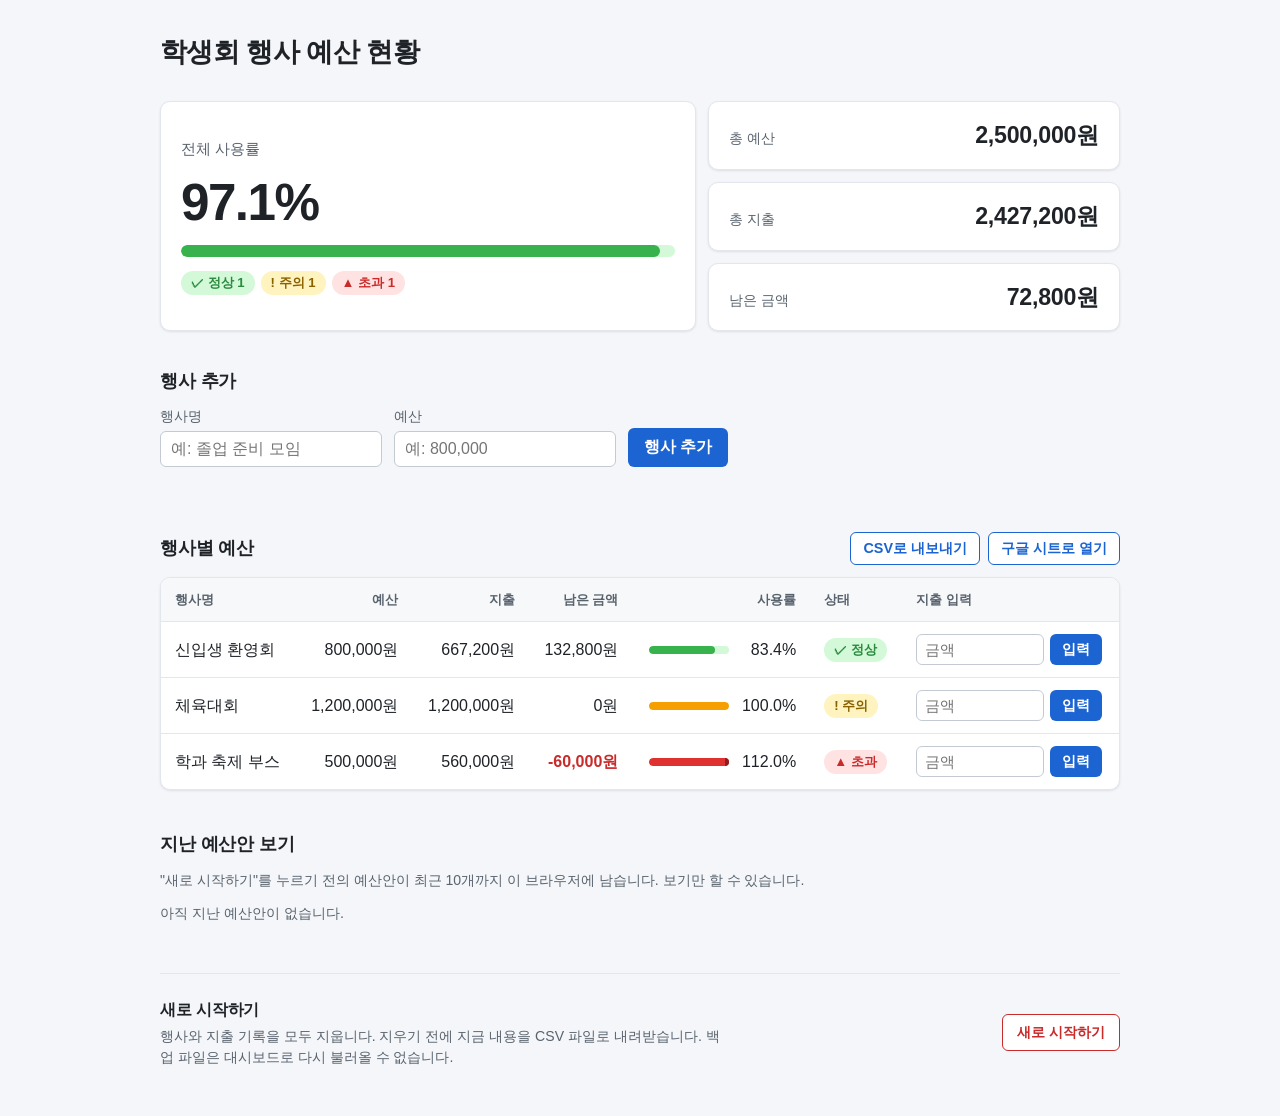
<file: index.html>
<!DOCTYPE html>
<html lang="ko">
<head>
  <meta charset="UTF-8">
  <meta name="viewport" content="width=device-width, initial-scale=1">
  <title>학생회 행사 예산 현황</title>
  <link rel="stylesheet" href="style.css">
</head>
<body>
  <main class="container">
    <h1>학생회 행사 예산 현황</h1>
    <!-- 브라우저가 저장을 막았을 때만 app.js가 문구를 채운다 -->
    <p id="save-error" class="error-message" role="alert"></p>

    <!-- 전체 요약: app.js가 값을 채운다 -->
    <section class="summary">
      <!-- 가장 먼저 볼 숫자: 전체 사용률을 크게, 아래에 막대와 상태별 개수 -->
      <div class="card card-hero">
        <p class="card-label">전체 사용률</p>
        <p class="hero-value" id="total-rate"></p>
        <span class="meter meter-wide" id="total-meter" aria-hidden="true"><span class="meter-fill"></span></span>
        <p class="status-counts" id="status-counts"></p>
      </div>
      <div class="card">
        <p class="card-label">총 예산</p>
        <p class="card-value" id="total-budget"></p>
      </div>
      <div class="card">
        <p class="card-label">총 지출</p>
        <p class="card-value" id="total-spent"></p>
      </div>
      <div class="card">
        <p class="card-label">남은 금액</p>
        <p class="card-value" id="total-remaining"></p>
      </div>
    </section>

    <!-- 행사 추가: 잘못 입력하면 목록에 넣지 않고 아래에 이유를 보여 준다 -->
    <section>
      <h2>행사 추가</h2>
      <!-- novalidate: 브라우저 기본 검사 대신 app.js가 한국어로 이유를 보여 준다 -->
      <form id="add-event-form" class="add-form" novalidate>
        <label class="field">
          <span>행사명</span>
          <input id="event-name" type="text" placeholder="예: 졸업 준비 모임">
        </label>
        <label class="field">
          <span>예산</span>
          <!-- type="number"는 쉼표를 넣으면 값이 사라지므로 일반 글자 칸을 쓴다 -->
          <input id="event-budget" type="text" inputmode="numeric" placeholder="예: 800,000">
        </label>
        <button type="submit">행사 추가</button>
      </form>
      <p id="add-event-error" class="error-message" role="alert"></p>
    </section>

    <!-- 행사별 표: app.js가 행사마다 한 줄씩 채운다 -->
    <section>
      <!-- 제목과 내보내기 버튼을 한 줄에 놓는다 -->
      <div class="section-header">
        <h2>행사별 예산</h2>
        <div class="header-buttons">
          <button id="export-csv" type="button" class="secondary-button">CSV로 내보내기</button>
          <button id="open-sheets" type="button" class="secondary-button">구글 시트로 열기</button>
        </div>
      </div>
      <!-- "구글 시트로 열기"를 누른 뒤에만 보이는 안내. 데이터는 구글로 보내지 않고, 사용자가 직접 올린다 -->
      <!-- "새로 시작하기"로 모두 지운 직후에만 보이는 안내 -->
      <p id="reset-done" class="help-message" role="status" hidden>
        새로 시작했습니다. 지운 내용은 다운로드 폴더의 백업 CSV 파일(기본 이름 <strong>학생회-예산-백업-…csv</strong>)에 있습니다.
      </p>
      <p id="sheets-help" class="help-message" hidden>
        CSV 파일을 내려받고 새 창에 빈 구글 시트를 열었습니다.
        구글 시트에서 <strong>파일 → 가져오기 → 업로드</strong>를 누르고 방금 내려받은 파일을 골라 주세요.
        새 창이 열리지 않았다면 <a href="https://sheets.new" target="_blank" rel="noopener">여기</a>를 눌러 주세요.
      </p>
      <div class="table-wrap">
        <table>
          <thead>
            <tr>
              <th>행사명</th>
              <th class="num">예산</th>
              <th class="num">지출</th>
              <th class="num">남은 금액</th>
              <th class="num">사용률</th>
              <th>상태</th>
              <th>지출 입력</th>
            </tr>
          </thead>
          <tbody id="event-rows"></tbody>
        </table>
      </div>
    </section>

    <!-- "새로 시작하기"로 지우기 전의 예산안. 보기만 하고, 지금 예산안은 바뀌지 않는다 -->
    <section class="history">
      <h2>지난 예산안 보기</h2>
      <p class="history-note">"새로 시작하기"를 누르기 전의 예산안이 최근 10개까지 이 브라우저에 남습니다. 보기만 할 수 있습니다.</p>
      <ul id="history-list" class="history-list"></ul>
      <div id="history-view" hidden>
        <div class="section-header">
          <h3 id="history-title"></h3>
          <button id="history-close" type="button" class="secondary-button">닫기</button>
        </div>
        <div class="table-wrap">
          <table>
            <thead>
              <tr>
                <th>행사명</th>
                <th class="num">예산</th>
                <th class="num">지출</th>
                <th class="num">남은 금액</th>
                <th class="num">사용률</th>
                <th>상태</th>
              </tr>
            </thead>
            <tbody id="history-rows"></tbody>
            <tfoot id="history-total"></tfoot>
          </table>
        </div>
      </div>
    </section>

    <!-- 자주 쓰지 않고 되돌릴 수 없는 버튼이라, 잘못 누르지 않게 맨 아래에 따로 둔다 -->
    <section class="danger-zone">
      <div>
        <h2>새로 시작하기</h2>
        <p class="danger-note">행사와 지출 기록을 모두 지웁니다. 지우기 전에 지금 내용을 CSV 파일로 내려받습니다.
          백업 파일은 대시보드로 다시 불러올 수 없습니다.</p>
      </div>
      <button id="reset-events" type="button" class="danger-button">새로 시작하기</button>
    </section>
  </main>

  <!-- 순서 중요: app.js가 budget.js 함수를 쓰므로 budget.js를 먼저 불러온다 -->
  <script src="budget.js"></script>
  <script src="app.js"></script>
</body>
</html>
</file>
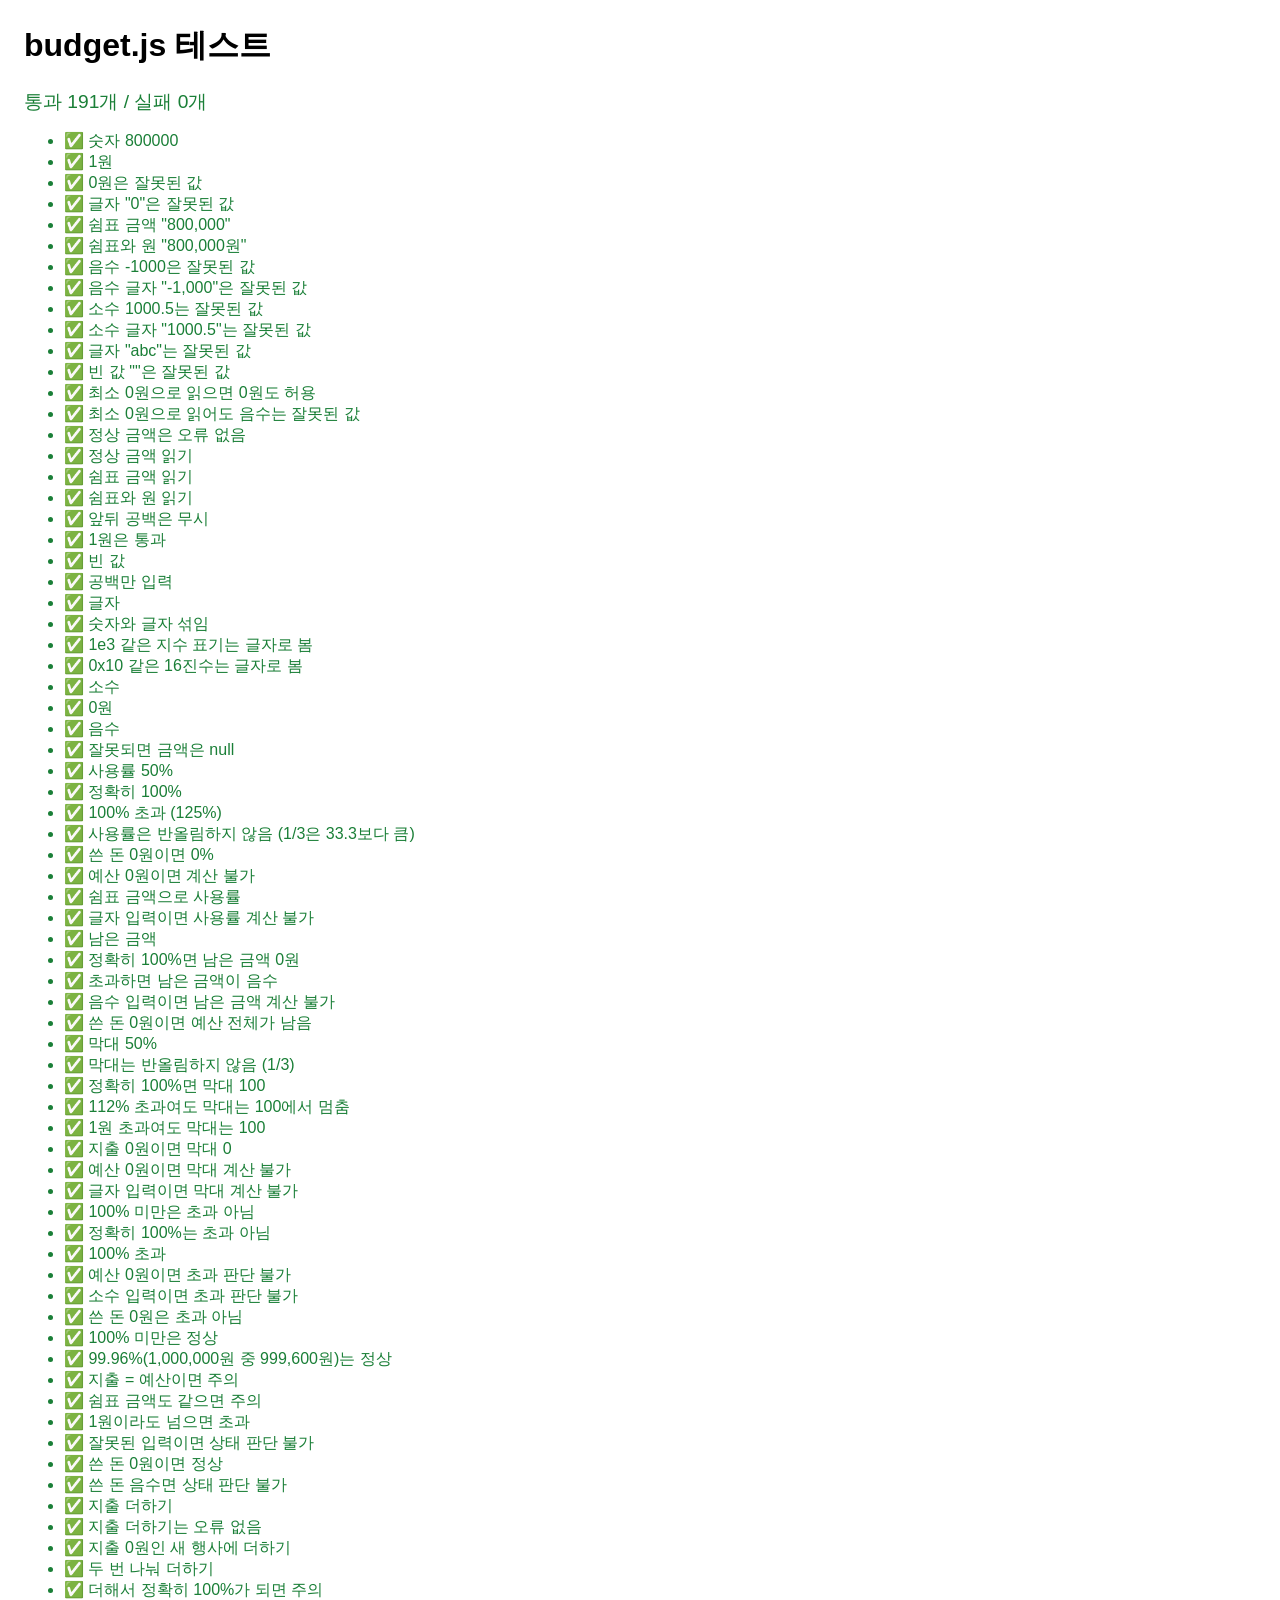
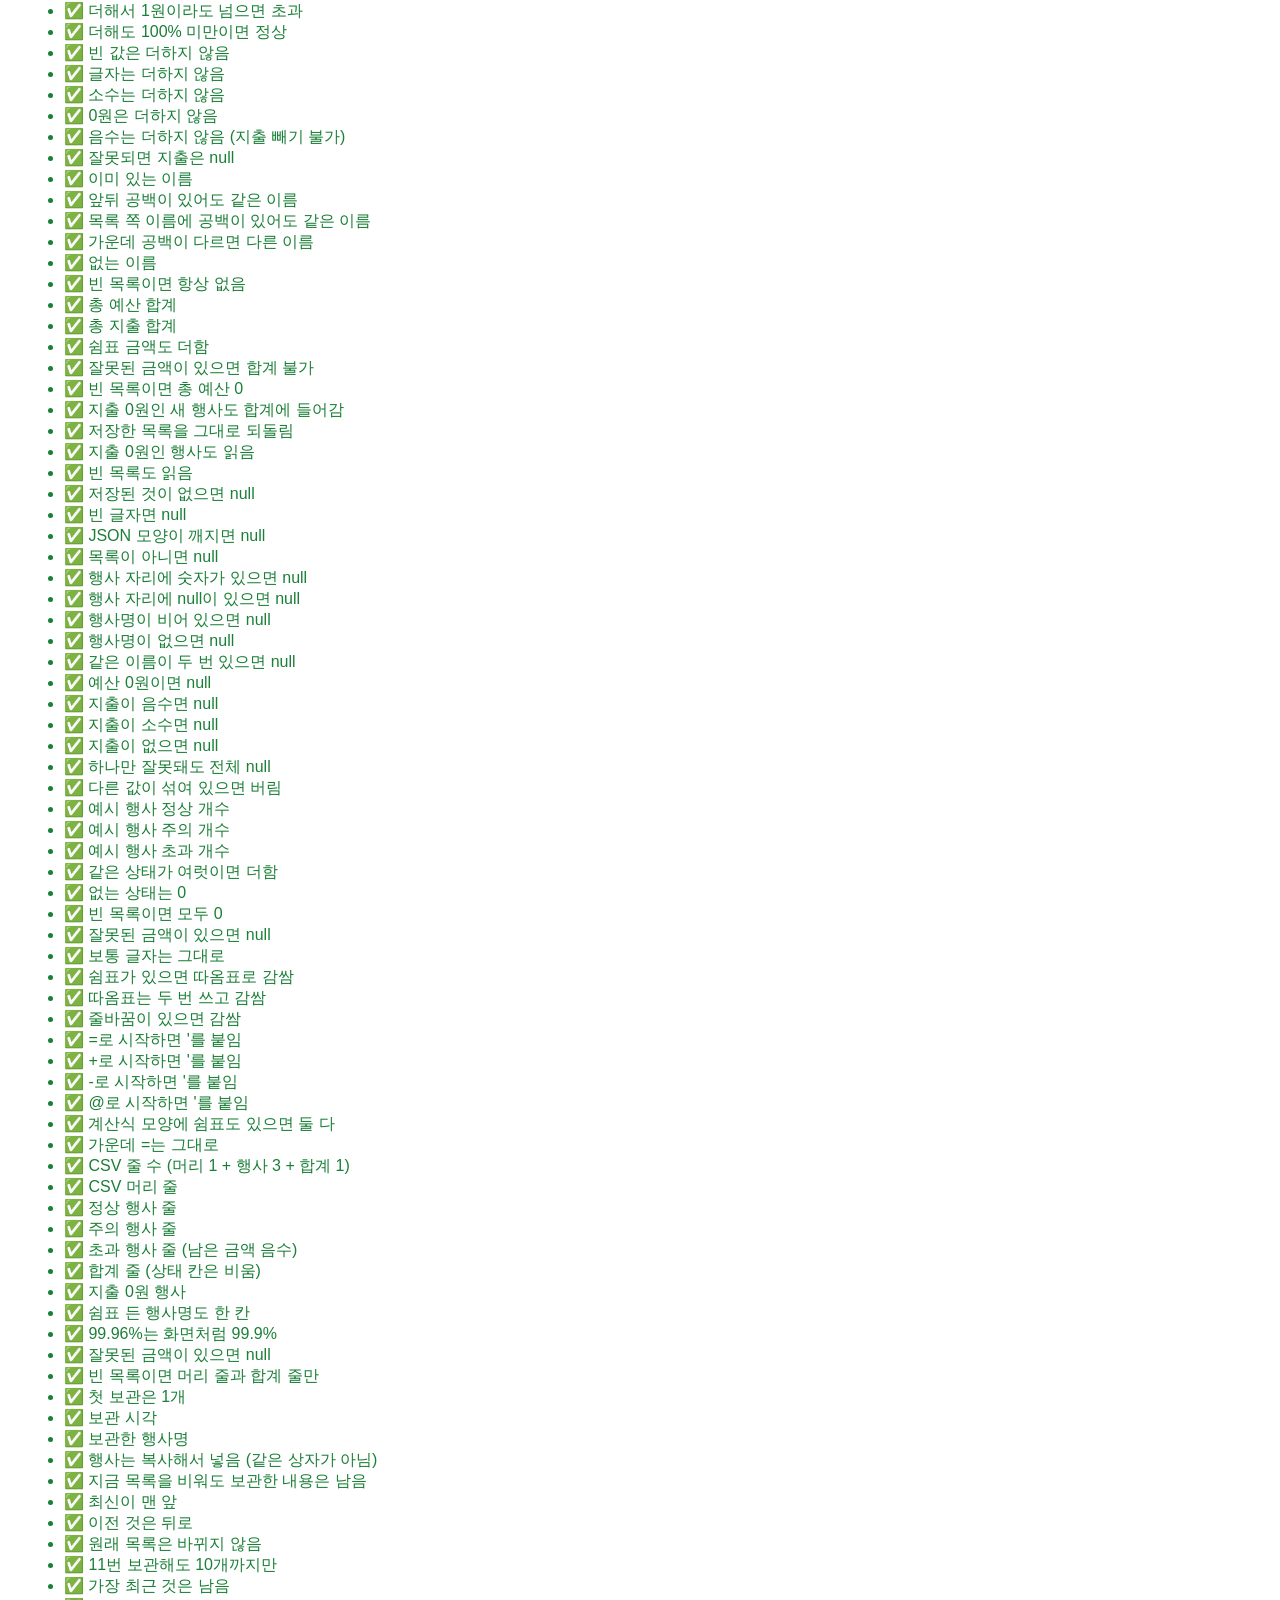
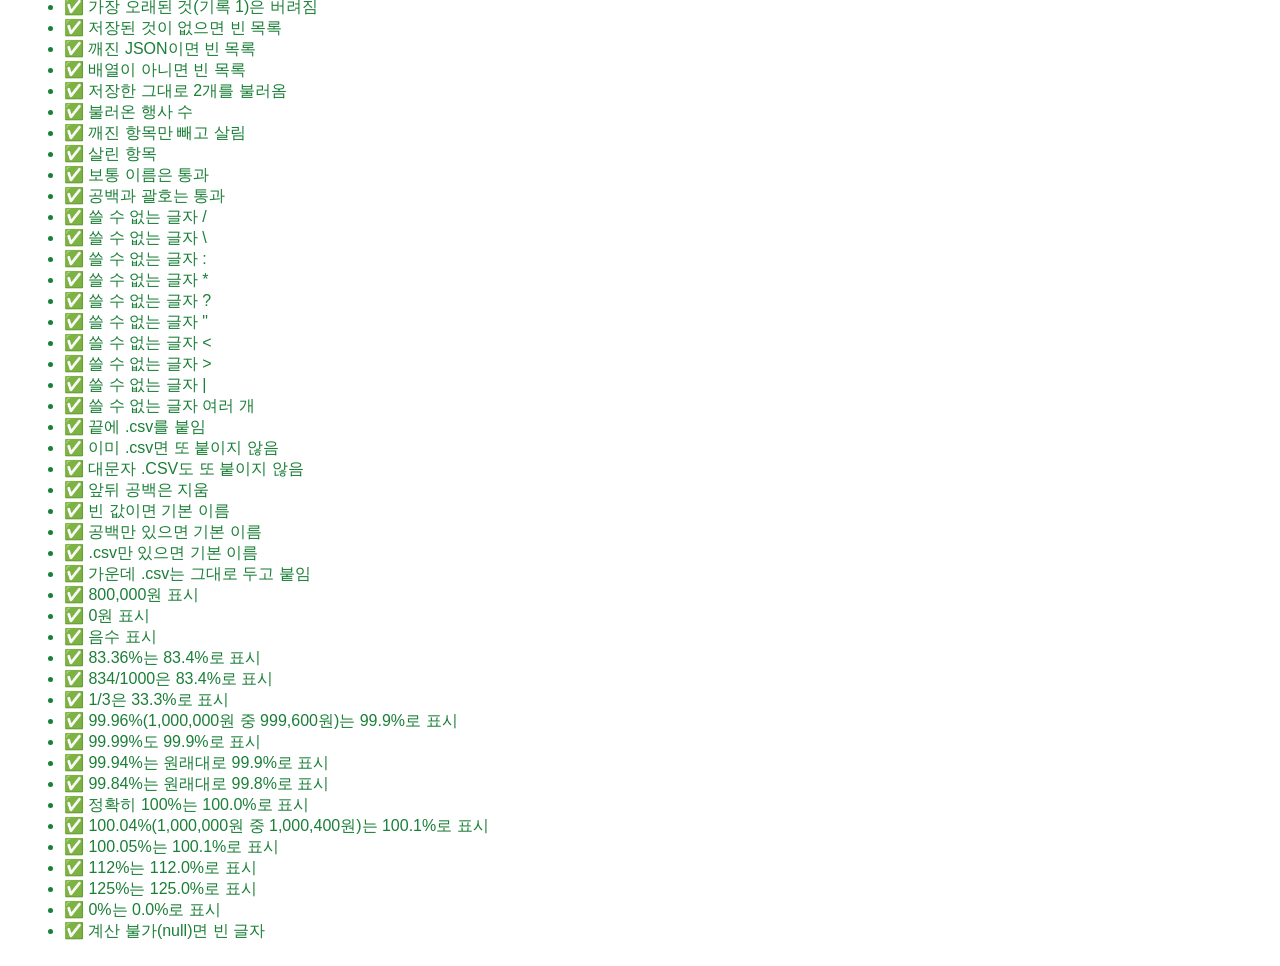
<file: test.html>
<!DOCTYPE html>
<html lang="ko">
<head>
  <meta charset="UTF-8">
  <title>budget.js 테스트</title>
  <style>
    body { font-family: sans-serif; margin: 24px; }
    .pass { color: #1a7f37; }
    .fail { color: #cf222e; font-weight: bold; }
    #summary { font-size: 1.2em; margin-bottom: 16px; }
  </style>
</head>
<body>
  <h1>budget.js 테스트</h1>
  <p id="summary"></p>
  <ul id="results"></ul>

  <script src="budget.js"></script>
  <script>
    let passCount = 0;
    let failCount = 0;

    // 실제 결과(actual)가 기대한 값(expected)과 같은지 확인하고 화면에 적는다
    function check(name, actual, expected) {
      const ok = actual === expected;
      const li = document.createElement("li");
      li.className = ok ? "pass" : "fail";
      li.textContent = (ok ? "✅ " : "❌ ") + name
        + (ok ? "" : " — 기대: " + expected + ", 실제: " + actual);
      document.getElementById("results").appendChild(li);
      if (ok) { passCount++; } else { failCount++; }
    }

    // 금액 읽기
    check("숫자 800000", parseAmount(800000), 800000);
    check("1원", parseAmount(1), 1);
    check("0원은 잘못된 값", parseAmount(0), null);
    check("글자 \"0\"은 잘못된 값", parseAmount("0"), null);
    check("쉼표 금액 \"800,000\"", parseAmount("800,000"), 800000);
    check("쉼표와 원 \"800,000원\"", parseAmount("800,000원"), 800000);
    check("음수 -1000은 잘못된 값", parseAmount(-1000), null);
    check("음수 글자 \"-1,000\"은 잘못된 값", parseAmount("-1,000"), null);
    check("소수 1000.5는 잘못된 값", parseAmount(1000.5), null);
    check("소수 글자 \"1000.5\"는 잘못된 값", parseAmount("1000.5"), null);
    check("글자 \"abc\"는 잘못된 값", parseAmount("abc"), null);
    check("빈 값 \"\"은 잘못된 값", parseAmount(""), null);
    check("최소 0원으로 읽으면 0원도 허용", parseAmount(0, 0), 0);
    check("최소 0원으로 읽어도 음수는 잘못된 값", parseAmount(-1, 0), null);

    // 입력 검사 (잘못된 이유)
    check("정상 금액은 오류 없음", checkAmount("800000").error, null);
    check("정상 금액 읽기", checkAmount("800000").amount, 800000);
    check("쉼표 금액 읽기", checkAmount("800,000").amount, 800000);
    check("쉼표와 원 읽기", checkAmount("800,000원").amount, 800000);
    check("앞뒤 공백은 무시", checkAmount("  1000  ").amount, 1000);
    check("1원은 통과", checkAmount("1").amount, 1);
    check("빈 값", checkAmount("").error, "금액을 입력해 주세요.");
    check("공백만 입력", checkAmount("   ").error, "금액을 입력해 주세요.");
    check("글자", checkAmount("abc").error, "숫자만 입력해 주세요.");
    check("숫자와 글자 섞임", checkAmount("10만원").error, "숫자만 입력해 주세요.");
    check("1e3 같은 지수 표기는 글자로 봄", checkAmount("1e3").error, "숫자만 입력해 주세요.");
    check("0x10 같은 16진수는 글자로 봄", checkAmount("0x10").error, "숫자만 입력해 주세요.");
    check("소수", checkAmount("1000.5").error, "원 단위 정수로 입력해 주세요.");
    check("0원", checkAmount("0").error, "1원 이상 입력해 주세요.");
    check("음수", checkAmount("-1,000").error, "1원 이상 입력해 주세요.");
    check("잘못되면 금액은 null", checkAmount("abc").amount, null);

    // 사용률
    check("사용률 50%", calcUsageRate(800000, 400000), 50);
    check("정확히 100%", calcUsageRate(800000, 800000), 100);
    check("100% 초과 (125%)", calcUsageRate(800000, 1000000), 125);
    check("사용률은 반올림하지 않음 (1/3은 33.3보다 큼)", calcUsageRate(3, 1) > 33.33, true);
    check("쓴 돈 0원이면 0%", calcUsageRate(800000, 0), 0);
    check("예산 0원이면 계산 불가", calcUsageRate(0, 1000), null);
    check("쉼표 금액으로 사용률", calcUsageRate("800,000", "200,000"), 25);
    check("글자 입력이면 사용률 계산 불가", calcUsageRate("abc", 1000), null);

    // 남은 금액
    check("남은 금액", calcRemaining(800000, 300000), 500000);
    check("정확히 100%면 남은 금액 0원", calcRemaining(800000, 800000), 0);
    check("초과하면 남은 금액이 음수", calcRemaining(800000, 1000000), -200000);
    check("음수 입력이면 남은 금액 계산 불가", calcRemaining(800000, -1), null);
    check("쓴 돈 0원이면 예산 전체가 남음", calcRemaining(800000, 0), 800000);

    // 사용률 막대 길이
    check("막대 50%", calcBarWidth(800000, 400000), 50);
    check("막대는 반올림하지 않음 (1/3)",
      calcBarWidth(3, 1) > 33.33 && calcBarWidth(3, 1) < 33.34, true);
    check("정확히 100%면 막대 100", calcBarWidth(800000, 800000), 100);
    check("112% 초과여도 막대는 100에서 멈춤", calcBarWidth(500000, 560000), 100);
    check("1원 초과여도 막대는 100", calcBarWidth(800000, 800001), 100);
    check("지출 0원이면 막대 0", calcBarWidth(800000, 0), 0);
    check("예산 0원이면 막대 계산 불가", calcBarWidth(0, 1000), null);
    check("글자 입력이면 막대 계산 불가", calcBarWidth(800000, "abc"), null);

    // 초과 판단
    check("100% 미만은 초과 아님", isOverBudget(800000, 799999), false);
    check("정확히 100%는 초과 아님", isOverBudget(800000, 800000), false);
    check("100% 초과", isOverBudget(800000, 800001), true);
    check("예산 0원이면 초과 판단 불가", isOverBudget(0, 1), null);
    check("소수 입력이면 초과 판단 불가", isOverBudget(800000, 0.5), null);
    check("쓴 돈 0원은 초과 아님", isOverBudget(800000, 0), false);

    // 상태 판단
    check("100% 미만은 정상", getStatus(800000, 667200), "정상");
    check("99.96%(1,000,000원 중 999,600원)는 정상", getStatus(1000000, 999600), "정상");
    check("지출 = 예산이면 주의", getStatus(800000, 800000), "주의");
    check("쉼표 금액도 같으면 주의", getStatus("800,000원", 800000), "주의");
    check("1원이라도 넘으면 초과", getStatus(800000, 800001), "초과");
    check("잘못된 입력이면 상태 판단 불가", getStatus(800000, "abc"), null);
    check("쓴 돈 0원이면 정상", getStatus(800000, 0), "정상");
    check("쓴 돈 음수면 상태 판단 불가", getStatus(800000, -1), null);

    // 지출 누적 입력
    check("지출 더하기", addSpending(700000, "100,000").spent, 800000);
    check("지출 더하기는 오류 없음", addSpending(700000, "100,000").error, null);
    check("지출 0원인 새 행사에 더하기", addSpending(0, "50000원").spent, 50000);
    check("두 번 나눠 더하기", addSpending(addSpending(0, "300,000").spent, "200,000").spent, 500000);
    check("더해서 정확히 100%가 되면 주의",
      getStatus(800000, addSpending(700000, "100,000").spent), "주의");
    check("더해서 1원이라도 넘으면 초과",
      getStatus(800000, addSpending(700000, "100,001").spent), "초과");
    check("더해도 100% 미만이면 정상",
      getStatus(800000, addSpending(700000, "99,999").spent), "정상");
    check("빈 값은 더하지 않음", addSpending(700000, "").error, "금액을 입력해 주세요.");
    check("글자는 더하지 않음", addSpending(700000, "abc").error, "숫자만 입력해 주세요.");
    check("소수는 더하지 않음", addSpending(700000, "1000.5").error, "원 단위 정수로 입력해 주세요.");
    check("0원은 더하지 않음", addSpending(700000, "0").error, "1원 이상 입력해 주세요.");
    check("음수는 더하지 않음 (지출 빼기 불가)", addSpending(700000, "-1000").error, "1원 이상 입력해 주세요.");
    check("잘못되면 지출은 null", addSpending(700000, "abc").spent, null);

    // 합계
    const sampleEvents = [
      { name: "신입생 환영회", budget: 800000, spent: 667200 },
      { name: "체육대회", budget: 1200000, spent: 1200000 },
      { name: "학과 축제 부스", budget: 500000, spent: 560000 }
    ];
    const totals = calcTotals(sampleEvents);
    // 같은 이름 행사 확인
    check("이미 있는 이름", hasEventName(sampleEvents, "체육대회"), true);
    check("앞뒤 공백이 있어도 같은 이름", hasEventName(sampleEvents, "  체육대회  "), true);
    check("목록 쪽 이름에 공백이 있어도 같은 이름",
      hasEventName([{ name: " 개강총회 ", budget: 1000, spent: 0 }], "개강총회"), true);
    check("가운데 공백이 다르면 다른 이름", hasEventName(sampleEvents, "체육 대회"), false);
    check("없는 이름", hasEventName(sampleEvents, "동아리 박람회"), false);
    check("빈 목록이면 항상 없음", hasEventName([], "체육대회"), false);

    check("총 예산 합계", totals.budget, 2500000);
    check("총 지출 합계", totals.spent, 2427200);
    check("쉼표 금액도 더함", calcTotals([{ budget: "1,000", spent: "500원" }]).budget, 1000);
    check("잘못된 금액이 있으면 합계 불가",
      calcTotals([{ budget: 1000, spent: 500 }, { budget: 0, spent: 500 }]), null);
    check("빈 목록이면 총 예산 0", calcTotals([]).budget, 0);
    check("지출 0원인 새 행사도 합계에 들어감",
      calcTotals([{ budget: 1000, spent: 0 }, { budget: 2000, spent: 500 }]).budget, 3000);

    // 저장된 목록 읽기
    const savedText = JSON.stringify(sampleEvents);
    check("저장한 목록을 그대로 되돌림",
      JSON.stringify(parseSavedEvents(savedText)), savedText);
    check("지출 0원인 행사도 읽음",
      parseSavedEvents('[{"name":"개강총회","budget":1000,"spent":0}]')[0].spent, 0);
    check("빈 목록도 읽음", parseSavedEvents("[]").length, 0);
    check("저장된 것이 없으면 null", parseSavedEvents(null), null);
    check("빈 글자면 null", parseSavedEvents(""), null);
    check("JSON 모양이 깨지면 null", parseSavedEvents('[{"name":'), null);
    check("목록이 아니면 null", parseSavedEvents('{"name":"체육대회"}'), null);
    check("행사 자리에 숫자가 있으면 null", parseSavedEvents("[1]"), null);
    check("행사 자리에 null이 있으면 null", parseSavedEvents("[null]"), null);
    check("행사명이 비어 있으면 null",
      parseSavedEvents('[{"name":"  ","budget":1000,"spent":0}]'), null);
    check("행사명이 없으면 null", parseSavedEvents('[{"budget":1000,"spent":0}]'), null);
    check("같은 이름이 두 번 있으면 null",
      parseSavedEvents('[{"name":"체육대회","budget":1000,"spent":0},'
        + '{"name":" 체육대회 ","budget":2000,"spent":0}]'), null);
    check("예산 0원이면 null", parseSavedEvents('[{"name":"체육대회","budget":0,"spent":0}]'), null);
    check("지출이 음수면 null", parseSavedEvents('[{"name":"체육대회","budget":1000,"spent":-1}]'), null);
    check("지출이 소수면 null", parseSavedEvents('[{"name":"체육대회","budget":1000,"spent":0.5}]'), null);
    check("지출이 없으면 null", parseSavedEvents('[{"name":"체육대회","budget":1000}]'), null);
    check("하나만 잘못돼도 전체 null",
      parseSavedEvents('[{"name":"체육대회","budget":1000,"spent":0},'
        + '{"name":"개강총회","budget":"abc","spent":0}]'), null);
    check("다른 값이 섞여 있으면 버림",
      JSON.stringify(parseSavedEvents('[{"name":"체육대회","budget":1000,"spent":0,"memo":"x"}]')),
      '[{"name":"체육대회","budget":1000,"spent":0}]');

    // 상태별 개수
    const sampleCounts = countStatuses(sampleEvents);
    check("예시 행사 정상 개수", sampleCounts["정상"], 1);
    check("예시 행사 주의 개수", sampleCounts["주의"], 1);
    check("예시 행사 초과 개수", sampleCounts["초과"], 1);
    check("같은 상태가 여럿이면 더함",
      countStatuses([{ budget: 1000, spent: 0 }, { budget: 1000, spent: 999 }])["정상"], 2);
    check("없는 상태는 0", countStatuses([{ budget: 1000, spent: 0 }])["초과"], 0);
    check("빈 목록이면 모두 0", countStatuses([])["정상"], 0);
    check("잘못된 금액이 있으면 null", countStatuses([{ budget: 0, spent: 0 }]), null);

    // CSV 칸 글자
    check("보통 글자는 그대로", escapeCsvCell("체육대회"), "체육대회");
    check("쉼표가 있으면 따옴표로 감쌈", escapeCsvCell("MT, 1박 2일"), '"MT, 1박 2일"');
    check("따옴표는 두 번 쓰고 감쌈", escapeCsvCell('"밤샘" 축제'), '"""밤샘"" 축제"');
    check("줄바꿈이 있으면 감쌈", escapeCsvCell("1부\n2부"), '"1부\n2부"');
    check("=로 시작하면 '를 붙임", escapeCsvCell("=1+1"), "'=1+1");
    check("+로 시작하면 '를 붙임", escapeCsvCell("+행사"), "'+행사");
    check("-로 시작하면 '를 붙임", escapeCsvCell("-행사"), "'-행사");
    check("@로 시작하면 '를 붙임", escapeCsvCell("@행사"), "'@행사");
    check("계산식 모양에 쉼표도 있으면 둘 다", escapeCsvCell("=A1,B1"), "\"'=A1,B1\"");
    check("가운데 =는 그대로", escapeCsvCell("1=1 행사"), "1=1 행사");

    // CSV 만들기
    const csvLines = makeCsv(sampleEvents).split("\r\n");
    check("CSV 줄 수 (머리 1 + 행사 3 + 합계 1)", csvLines.length, 5);
    check("CSV 머리 줄", csvLines[0], "행사명,예산,지출,남은 금액,사용률,상태");
    check("정상 행사 줄", csvLines[1], "신입생 환영회,800000,667200,132800,83.4%,정상");
    check("주의 행사 줄", csvLines[2], "체육대회,1200000,1200000,0,100.0%,주의");
    check("초과 행사 줄 (남은 금액 음수)", csvLines[3], "학과 축제 부스,500000,560000,-60000,112.0%,초과");
    check("합계 줄 (상태 칸은 비움)", csvLines[4], "합계,2500000,2427200,72800,97.1%,");
    check("지출 0원 행사",
      makeCsv([{ name: "개강총회", budget: 300000, spent: 0 }]).split("\r\n")[1],
      "개강총회,300000,0,300000,0.0%,정상");
    check("쉼표 든 행사명도 한 칸",
      makeCsv([{ name: "MT, 1박 2일", budget: 1000, spent: 0 }]).split("\r\n")[1],
      '"MT, 1박 2일",1000,0,1000,0.0%,정상');
    check("99.96%는 화면처럼 99.9%",
      makeCsv([{ name: "체육대회", budget: 1000000, spent: 999600 }]).split("\r\n")[1],
      "체육대회,1000000,999600,400,99.9%,정상");
    check("잘못된 금액이 있으면 null", makeCsv([{ name: "체육대회", budget: 0, spent: 0 }]), null);
    check("빈 목록이면 머리 줄과 합계 줄만", makeCsv([]), "행사명,예산,지출,남은 금액,사용률,상태\r\n합계,0,0,,,");

    // 지난 예산안 보관
    const oneEvent = [{ name: "체육대회", budget: 1000, spent: 0 }];
    const firstHistory = addHistory([], oneEvent, "2026-11-01 14:30");
    check("첫 보관은 1개", firstHistory.length, 1);
    check("보관 시각", firstHistory[0].savedAt, "2026-11-01 14:30");
    check("보관한 행사명", firstHistory[0].events[0].name, "체육대회");
    check("행사는 복사해서 넣음 (같은 상자가 아님)", firstHistory[0].events[0] === oneEvent[0], false);
    oneEvent.length = 0;
    check("지금 목록을 비워도 보관한 내용은 남음", firstHistory[0].events.length, 1);
    const secondHistory = addHistory(firstHistory, sampleEvents, "2026-11-01 15:00");
    check("최신이 맨 앞", secondHistory[0].savedAt, "2026-11-01 15:00");
    check("이전 것은 뒤로", secondHistory[1].savedAt, "2026-11-01 14:30");
    check("원래 목록은 바뀌지 않음", firstHistory.length, 1);
    let fullHistory = [];
    for (let i = 1; i <= 11; i++) {
      fullHistory = addHistory(fullHistory, sampleEvents, "기록 " + i);
    }
    check("11번 보관해도 10개까지만", fullHistory.length, 10);
    check("가장 최근 것은 남음", fullHistory[0].savedAt, "기록 11");
    check("가장 오래된 것(기록 1)은 버려짐", fullHistory[9].savedAt, "기록 2");

    // 지난 예산안 불러오기
    check("저장된 것이 없으면 빈 목록", parseSavedHistory(null).length, 0);
    check("깨진 JSON이면 빈 목록", parseSavedHistory("abc").length, 0);
    check("배열이 아니면 빈 목록", parseSavedHistory('{"savedAt":"a"}').length, 0);
    const savedHistory = parseSavedHistory(JSON.stringify(secondHistory));
    check("저장한 그대로 2개를 불러옴", savedHistory.length, 2);
    check("불러온 행사 수", savedHistory[0].events.length, 3);
    const brokenHistory = parseSavedHistory(JSON.stringify([
      { savedAt: "좋은 기록", events: [{ name: "체육대회", budget: 1000, spent: 0 }] },
      { savedAt: "예산 0원", events: [{ name: "체육대회", budget: 0, spent: 0 }] },
      { savedAt: "", events: [] },
      { savedAt: "행사 목록 없음" },
      "글자"
    ]));
    check("깨진 항목만 빼고 살림", brokenHistory.length, 1);
    check("살린 항목", brokenHistory[0].savedAt, "좋은 기록");

    // CSV 파일 이름
    check("보통 이름은 통과", checkFileName("학생회-예산-2026-11-01"), null);
    check("공백과 괄호는 통과", checkFileName("2학기 결산 (최종)"), null);
    for (const char of ["/", "\\", ":", "*", "?", '"', "<", ">", "|"]) {
      check("쓸 수 없는 글자 " + char, checkFileName("결산" + char + "최종"),
        "파일 이름에 쓸 수 없는 글자가 있습니다: " + char);
    }
    check("쓸 수 없는 글자 여러 개", checkFileName("a/b:c"),
      "파일 이름에 쓸 수 없는 글자가 있습니다: / :");
    check("끝에 .csv를 붙임", makeCsvFileName("2학기 결산", "기본"), "2학기 결산.csv");
    check("이미 .csv면 또 붙이지 않음", makeCsvFileName("결산.csv", "기본"), "결산.csv");
    check("대문자 .CSV도 또 붙이지 않음", makeCsvFileName("결산.CSV", "기본"), "결산.CSV");
    check("앞뒤 공백은 지움", makeCsvFileName("  결산  ", "기본"), "결산.csv");
    check("빈 값이면 기본 이름", makeCsvFileName("", "학생회-예산-2026-11-01"), "학생회-예산-2026-11-01.csv");
    check("공백만 있으면 기본 이름", makeCsvFileName("   ", "기본"), "기본.csv");
    check(".csv만 있으면 기본 이름", makeCsvFileName(".csv", "기본"), "기본.csv");
    check("가운데 .csv는 그대로 두고 붙임", makeCsvFileName("a.csv.b", "기본"), "a.csv.b.csv");

    // 금액 표시
    check("800,000원 표시", formatWon(800000), "800,000원");
    check("0원 표시", formatWon(0), "0원");
    check("음수 표시", formatWon(-200000), "-200,000원");

    // 사용률 표시
    check("83.36%는 83.4%로 표시", formatRate(83.36), "83.4%");
    check("834/1000은 83.4%로 표시", formatRate(calcUsageRate(1000, 834)), "83.4%");
    check("1/3은 33.3%로 표시", formatRate(calcUsageRate(3, 1)), "33.3%");
    check("99.96%(1,000,000원 중 999,600원)는 99.9%로 표시",
      formatRate(calcUsageRate(1000000, 999600)), "99.9%");
    check("99.99%도 99.9%로 표시", formatRate(99.99), "99.9%");
    check("99.94%는 원래대로 99.9%로 표시", formatRate(99.94), "99.9%");
    check("99.84%는 원래대로 99.8%로 표시", formatRate(99.84), "99.8%");
    check("정확히 100%는 100.0%로 표시", formatRate(calcUsageRate(800000, 800000)), "100.0%");
    check("100.04%(1,000,000원 중 1,000,400원)는 100.1%로 표시",
      formatRate(calcUsageRate(1000000, 1000400)), "100.1%");
    check("100.05%는 100.1%로 표시", formatRate(100.05), "100.1%");
    check("112%는 112.0%로 표시", formatRate(calcUsageRate(500000, 560000)), "112.0%");
    check("125%는 125.0%로 표시", formatRate(calcUsageRate(800000, 1000000)), "125.0%");
    check("0%는 0.0%로 표시", formatRate(calcUsageRate(800000, 0)), "0.0%");
    check("계산 불가(null)면 빈 글자", formatRate(null), "");

    document.getElementById("summary").textContent =
      "통과 " + passCount + "개 / 실패 " + failCount + "개";
    document.getElementById("summary").className = failCount === 0 ? "pass" : "fail";
  </script>
</body>
</html>
</file>
<file: style.css>
/* 색과 모양 이름표. 색을 바꿀 때는 여기 한 곳만 고친다 */
:root {
  /* 바탕과 글자 */
  --color-bg: #f4f6f9;
  --color-surface: #fff;
  --color-surface-muted: #f7f8fa;
  --color-border: #e3e7ed;
  --color-border-strong: #c4cad3;
  --color-text: #1f2328;
  --color-text-secondary: #59636e;

  /* 버튼과 강조 */
  --color-primary: #1c64d1;
  --color-primary-hover: #1550a8;
  --color-primary-soft: #e8f0fc;

  /* 상태: 정상(초록) / 주의(노랑) / 초과(빨강). 글자색과 옅은 바탕색 한 쌍씩 */
  --color-ok: #2b8a3e;
  --color-ok-soft: #d3f9d8;
  --color-warn: #8a6100;
  --color-warn-soft: #fff3bf;
  --color-over: #c92a2a;
  --color-over-soft: #ffe3e3;

  /* 사용률 막대를 채우는 색. 글자색보다 밝아서 옅은 바탕 위에서 잘 보인다 */
  --color-ok-fill: #37b24d;
  --color-warn-fill: #f59f00;
  --color-over-fill: #e03131;
  --color-over-edge: #8f1d1d;

  /* 모서리와 그림자 */
  --radius: 10px;
  --radius-small: 6px;
  --shadow: 0 1px 2px rgba(16, 24, 40, 0.04), 0 1px 3px rgba(16, 24, 40, 0.06);
}

/* 기본 글꼴과 배경 */
body {
  margin: 0;
  font-family: -apple-system, "Apple SD Gothic Neo", "Malgun Gothic", sans-serif;
  background: var(--color-bg);
  color: var(--color-text);
  line-height: 1.5;
}

.container {
  max-width: 960px;
  margin: 0 auto;
  padding: 32px 16px 48px;
}

h1 {
  font-size: 1.7rem;
  letter-spacing: -0.02em;
  margin: 0 0 4px;
}

h2 {
  font-size: 1.15rem;
  letter-spacing: -0.01em;
  margin: 36px 0 12px;
}

/* 전체 요약: 왼쪽에 전체 사용률 큰 카드, 오른쪽에 작은 카드 3개를 세로로 */
.summary {
  display: grid;
  grid-template-columns: 1.3fr 1fr;
  gap: 12px;
}

/* 큰 카드는 오른쪽 작은 카드 3개 높이만큼 세로로 늘어난다 */
.card-hero {
  grid-row: span 3;
  display: flex;
  flex-direction: column;
  justify-content: center;
  gap: 14px;
  padding: 24px 28px;
}

.card-hero .card-label {
  margin: 0;
  font-size: 0.95rem;
}

/* 대시보드에서 가장 먼저 보이는 숫자 */
.hero-value {
  margin: 0;
  font-size: 3.2rem;
  font-weight: bold;
  line-height: 1.1;
  letter-spacing: -0.03em;
  font-variant-numeric: tabular-nums;
}

/* 행사가 없어 사용률을 계산할 수 없을 때의 "–" */
.hero-value.is-empty {
  color: var(--color-border-strong);
}

/* 상태별 개수: ✓ 정상 1  ! 주의 1  ▲ 초과 1 */
.status-counts {
  display: flex;
  flex-wrap: wrap;
  gap: 6px;
  margin: 0;
  font-size: 0.9rem;
  color: var(--color-text-secondary);
}

/* 행사가 없을 때 표 안의 안내 한 줄 */
.empty-row td {
  padding: 36px 14px;
  text-align: center;
  white-space: normal;
  color: var(--color-text-secondary);
}

/* 안내 줄에는 마우스를 올려도 색을 바꾸지 않는다 */
tbody tr.empty-row:hover td {
  background: none;
}

/* 오른쪽 작은 카드는 이름과 숫자를 한 줄에 놓아 높이를 줄인다 */
.summary .card:not(.card-hero) {
  display: flex;
  align-items: baseline;
  justify-content: space-between;
  gap: 12px;
  padding: 16px 20px;
}

.summary .card:not(.card-hero) .card-label {
  margin: 0;
}

.card {
  background: var(--color-surface);
  border: 1px solid var(--color-border);
  border-radius: var(--radius);
  box-shadow: var(--shadow);
  padding: 18px 20px;
}

.card-label {
  margin: 0 0 6px;
  font-size: 0.85rem;
  color: var(--color-text-secondary);
}

.card-value {
  margin: 0;
  font-size: 1.45rem;
  font-weight: bold;
  letter-spacing: -0.01em;
  /* 숫자 폭을 같게 해서 자릿수가 흔들리지 않게 한다 */
  font-variant-numeric: tabular-nums;
}

/* 행사별 표. 화면이 좁으면 표만 옆으로 밀어서 볼 수 있다 */
.table-wrap {
  overflow-x: auto;
  background: var(--color-surface);
  border: 1px solid var(--color-border);
  border-radius: var(--radius);
  box-shadow: var(--shadow);
}

table {
  width: 100%;
  border-collapse: collapse;
  white-space: nowrap;
  /* 금액을 위아래로 비교하기 쉽게 숫자 폭을 같게 한다 */
  font-variant-numeric: tabular-nums;
}

th,
td {
  padding: 12px 14px;
  border-bottom: 1px solid var(--color-border);
  text-align: left;
}

th {
  background: var(--color-surface-muted);
  font-size: 0.82rem;
  font-weight: 600;
  color: var(--color-text-secondary);
}

tbody tr:last-child td {
  border-bottom: none;
}

/* 마우스를 올린 행을 옅게 표시해서 어느 줄을 보고 있는지 알기 쉽게 한다 */
tbody tr:not(.error-row):hover td {
  background: var(--color-surface-muted);
}

/* 금액과 사용률은 오른쪽 정렬해서 자릿수를 맞춘다 */
.num {
  text-align: right;
}

/* 남은 금액이 음수(초과)일 때 */
.negative {
  color: var(--color-over);
  font-weight: 600;
}

/* 상태 표시: 정상(초록) / 주의(노랑) / 초과(빨강) */
.status {
  display: inline-block;
  padding: 2px 10px;
  border-radius: 999px;
  font-size: 0.82rem;
  font-weight: bold;
}

.status-ok {
  background: var(--color-ok-soft);
  color: var(--color-ok);
}

.status-warn {
  background: var(--color-warn-soft);
  color: var(--color-warn);
}

.status-over {
  background: var(--color-over-soft);
  color: var(--color-over);
}

/* 사용률 칸: [막대] 83.4% */
.rate {
  display: inline-flex;
  align-items: center;
  gap: 10px;
}

/* 숫자 폭을 고정해서 행마다 막대 위치가 같게 한다 */
.rate-text {
  min-width: 3.6em;
  text-align: right;
}

/* 막대 바탕. 색은 .status-ok 같은 상태 스타일의 옅은 바탕색을 그대로 쓴다 */
.meter {
  position: relative;
  display: inline-block;
  width: 80px;
  height: 8px;
  border-radius: 999px;
  overflow: hidden;
}

/* 요약 카드의 큰 막대 */
.meter-wide {
  width: 100%;
  height: 12px;
}

/* 행사가 없어 상태 색이 없을 때만 회색 바탕을 보인다
   :where()로 감싸면 우선순위가 가장 낮아져서, 상태 색(.status-ok 등)이 있으면 그쪽이 이긴다 */
:where(.meter-wide) {
  background: var(--color-border);
}

/* 막대를 채우는 부분. 길이는 app.js가 정한다 */
.meter-fill {
  display: block;
  height: 100%;
  border-radius: 999px;
}

.meter.status-ok .meter-fill {
  background: var(--color-ok-fill);
}

.meter.status-warn .meter-fill {
  background: var(--color-warn-fill);
}

.meter.status-over .meter-fill {
  background: var(--color-over-fill);
}

/* 초과면 막대 끝을 진하게 칠해서 "100%를 넘었다"를 보여 준다 */
.meter.status-over::after {
  content: "";
  position: absolute;
  top: 0;
  right: 0;
  width: 4px;
  height: 100%;
  background: var(--color-over-edge);
}

/* 행사 추가 입력칸: 넓은 화면에서는 한 줄, 좁으면 아래로 넘어간다 */
.add-form {
  display: flex;
  flex-wrap: wrap;
  align-items: flex-end;
  gap: 12px;
}

.field {
  display: flex;
  flex-direction: column;
  gap: 4px;
  font-size: 0.85rem;
  color: var(--color-text-secondary);
}

input {
  font-family: inherit;
  color: var(--color-text);
  background: var(--color-surface);
  border: 1px solid var(--color-border-strong);
  border-radius: var(--radius-small);
}

/* 입력 중인 칸은 파란 테두리로 표시한다 */
input:focus {
  outline: none;
  border-color: var(--color-primary);
  box-shadow: 0 0 0 3px var(--color-primary-soft);
}

.field input {
  padding: 8px 10px;
  font-size: 1rem;
}

button {
  padding: 9px 16px;
  font-family: inherit;
  font-size: 1rem;
  font-weight: bold;
  color: #fff;
  background: var(--color-primary);
  border: none;
  border-radius: var(--radius-small);
  cursor: pointer;
}

button:hover {
  background: var(--color-primary-hover);
}

/* 누를 수 없는 버튼은 흐리게 보이고, 마우스를 올려도 색이 바뀌지 않는다 */
button:disabled,
button:disabled:hover {
  opacity: 0.45;
  cursor: not-allowed;
}

/* 키보드로 버튼에 왔을 때 테두리를 보여 준다 */
button:focus-visible {
  outline: 3px solid var(--color-primary-soft);
  outline-offset: 1px;
}

/* 제목 오른쪽에 버튼을 놓는 줄 */
.section-header {
  display: flex;
  flex-wrap: wrap;
  align-items: center;
  justify-content: space-between;
  gap: 12px;
  margin: 36px 0 12px;
}

.section-header h2 {
  margin: 0;
}

/* 제목 오른쪽 버튼 묶음. 화면이 좁으면 아래 줄로 넘어간다 */
.header-buttons {
  display: flex;
  flex-wrap: wrap;
  gap: 8px;
}

/* 구글 시트 안내처럼 잠깐 보여 주는 도움말 */
.help-message {
  margin: 0 0 12px;
  padding: 10px 14px;
  font-size: 0.9rem;
  color: var(--color-text);
  background: var(--color-primary-soft);
  border-radius: var(--radius-small);
}

.help-message a {
  color: var(--color-primary);
}

/* hidden이 붙어 있으면 위의 스타일과 상관없이 숨긴다 */
.help-message[hidden] {
  display: none;
}

/* 입력 버튼(파란색)과 구분되는 보조 버튼 */
.secondary-button {
  padding: 6px 12px;
  font-size: 0.9rem;
  color: var(--color-primary);
  background: var(--color-surface);
  border: 1px solid var(--color-primary);
}

.secondary-button:hover {
  background: var(--color-primary-soft);
}

.secondary-button:disabled:hover {
  background: var(--color-surface);
}

/* 맨 아래 "새로 시작하기" 구역. 위쪽 내용과 선으로 떼어 놓는다 */
/* 지난 예산안 보기: 목록은 버튼을 세로로 쌓고, 표는 행사별 표와 같은 모양을 쓴다 */
.history {
  margin-top: 40px;
}
.history-note {
  margin: 0 0 12px;
  font-size: 0.88rem;
  color: var(--color-text-secondary);
}
.history-list {
  display: flex;
  flex-direction: column;
  align-items: flex-start;
  gap: 8px;
  margin: 0 0 16px;
  padding: 0;
  list-style: none;
}
.history-empty {
  font-size: 0.9rem;
  color: var(--color-text-secondary);
}
.history h3 {
  margin: 0;
  font-size: 1rem;
}
/* 합계 줄은 굵게, 위에 선을 그어 행사 줄과 구분한다 */
tfoot td {
  font-weight: 600;
  border-top: 1px solid var(--color-border-strong);
}

.danger-zone {
  display: flex;
  flex-wrap: wrap;
  align-items: center;
  justify-content: space-between;
  gap: 12px 24px;
  margin-top: 48px;
  padding-top: 24px;
  border-top: 1px solid var(--color-border);
}

.danger-zone h2 {
  margin: 0 0 4px;
  font-size: 1rem;
}

.danger-note {
  margin: 0;
  max-width: 560px;
  font-size: 0.88rem;
  color: var(--color-text-secondary);
}

/* 지우는 버튼은 빨간 테두리로 다른 버튼과 구분한다 */
.danger-button {
  padding: 8px 14px;
  font-size: 0.9rem;
  color: var(--color-over);
  background: var(--color-surface);
  border: 1px solid var(--color-over);
}

.danger-button:hover {
  background: var(--color-over-soft);
}

.danger-button:disabled:hover {
  background: var(--color-surface);
}

/* 잘못된 입력의 이유. 비어 있을 때도 높이를 잡아서 화면이 들썩이지 않게 한다 */
.error-message {
  min-height: 1.4em;
  margin: 8px 0 0;
  color: var(--color-over);
  font-size: 0.9rem;
}

/* 표 안의 [금액] [입력] 칸 */
.spend-form {
  display: flex;
  gap: 6px;
}

.spend-form input {
  width: 110px;
  padding: 6px 8px;
  font-size: 0.95rem;
}

.spend-form button {
  padding: 6px 12px;
  font-size: 0.9rem;
}

/* 행 바로 아래의 오류 문구 행. 위 행과 붙어 보이게 위쪽 여백을 줄인다 */
.error-row td {
  padding-top: 0;
  margin: 0;
}

/* 바로 아래에 오류 행이 있는 행은 밑줄을 없애서 둘이 한 묶음으로 보이게 한다 */
tr:has(+ .error-row) td {
  border-bottom: none;
}

/* 휴대폰처럼 좁은 화면에서는 카드를 세로로 쌓는다 */
@media (max-width: 600px) {
  .summary {
    grid-template-columns: 1fr;
  }

  /* 큰 카드는 맨 위에 한 장, 작은 카드 3개는 그 아래에 쌓인다 */
  .card-hero {
    grid-row: auto;
    padding: 20px;
  }

  .hero-value {
    font-size: 2.6rem;
  }

  /* 입력칸과 버튼도 화면 너비에 꽉 차게 */
  .add-form {
    flex-direction: column;
    align-items: stretch;
  }
}
</file>
